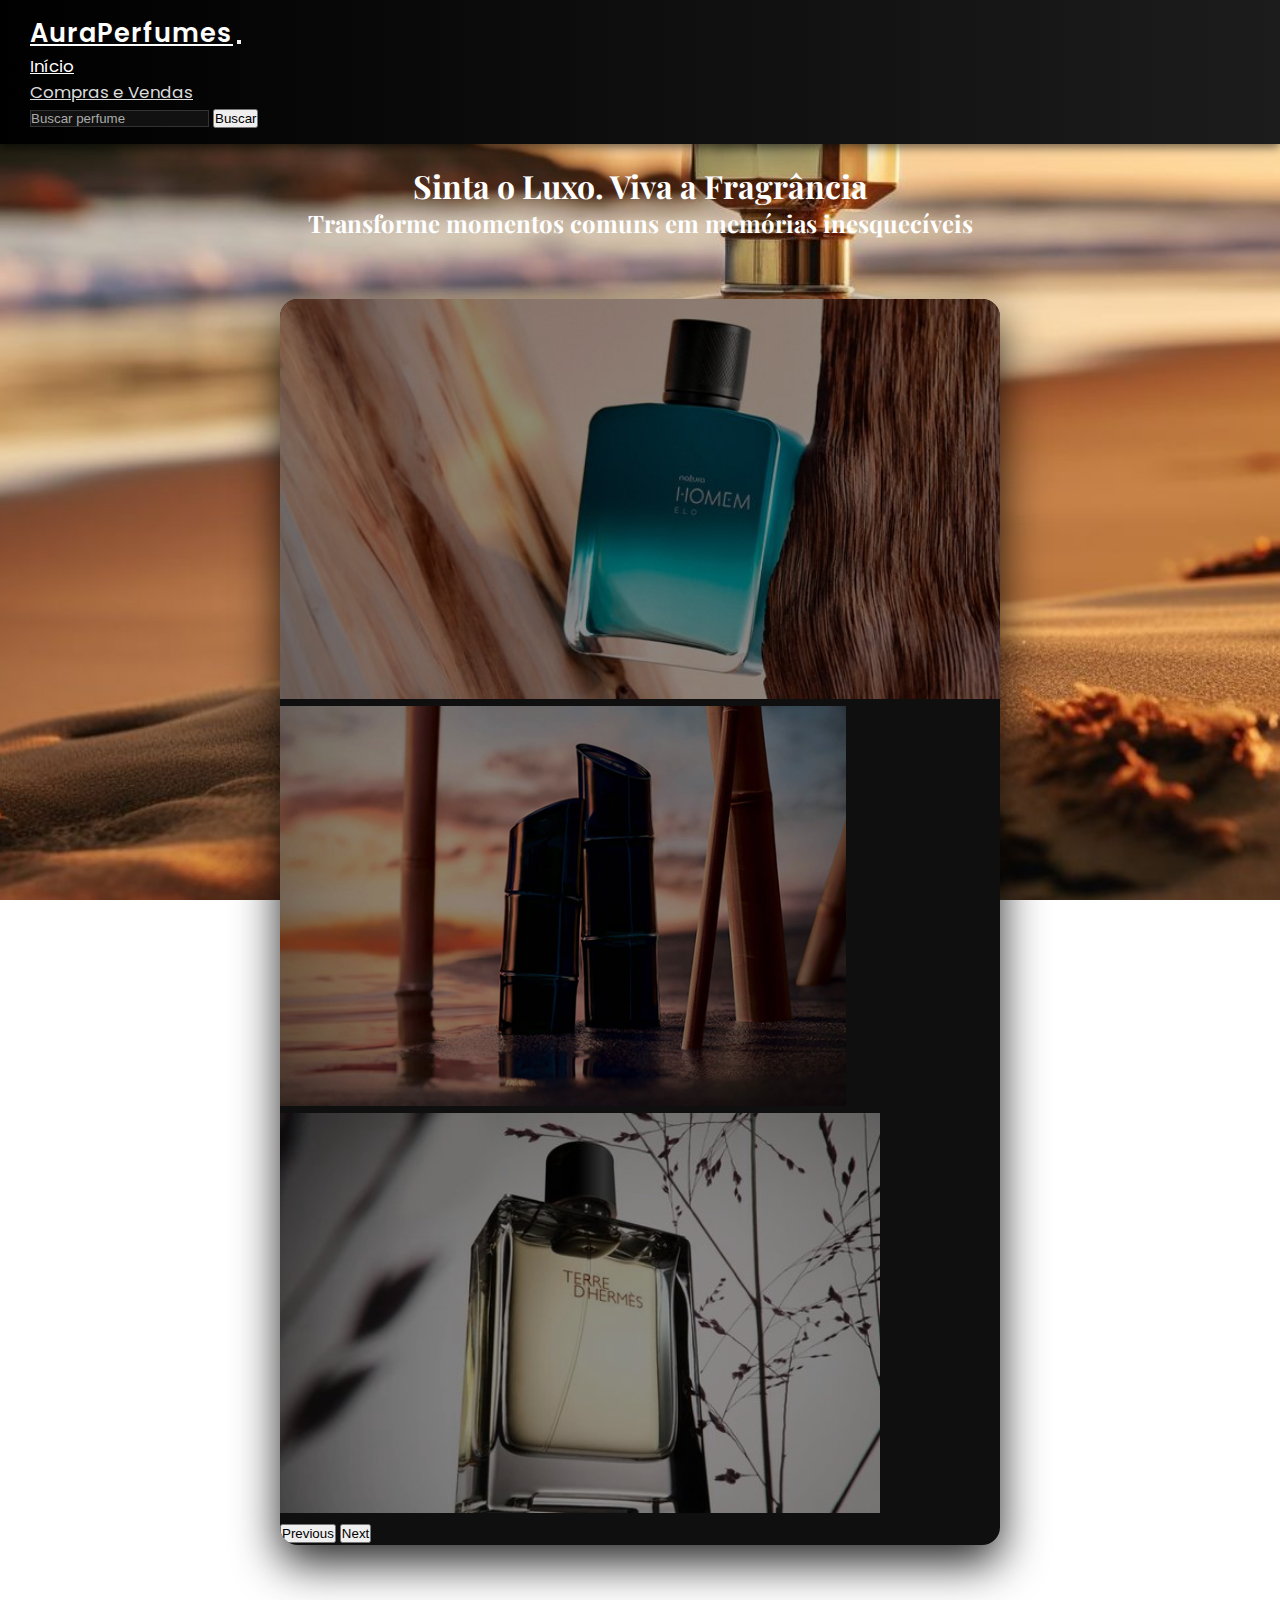
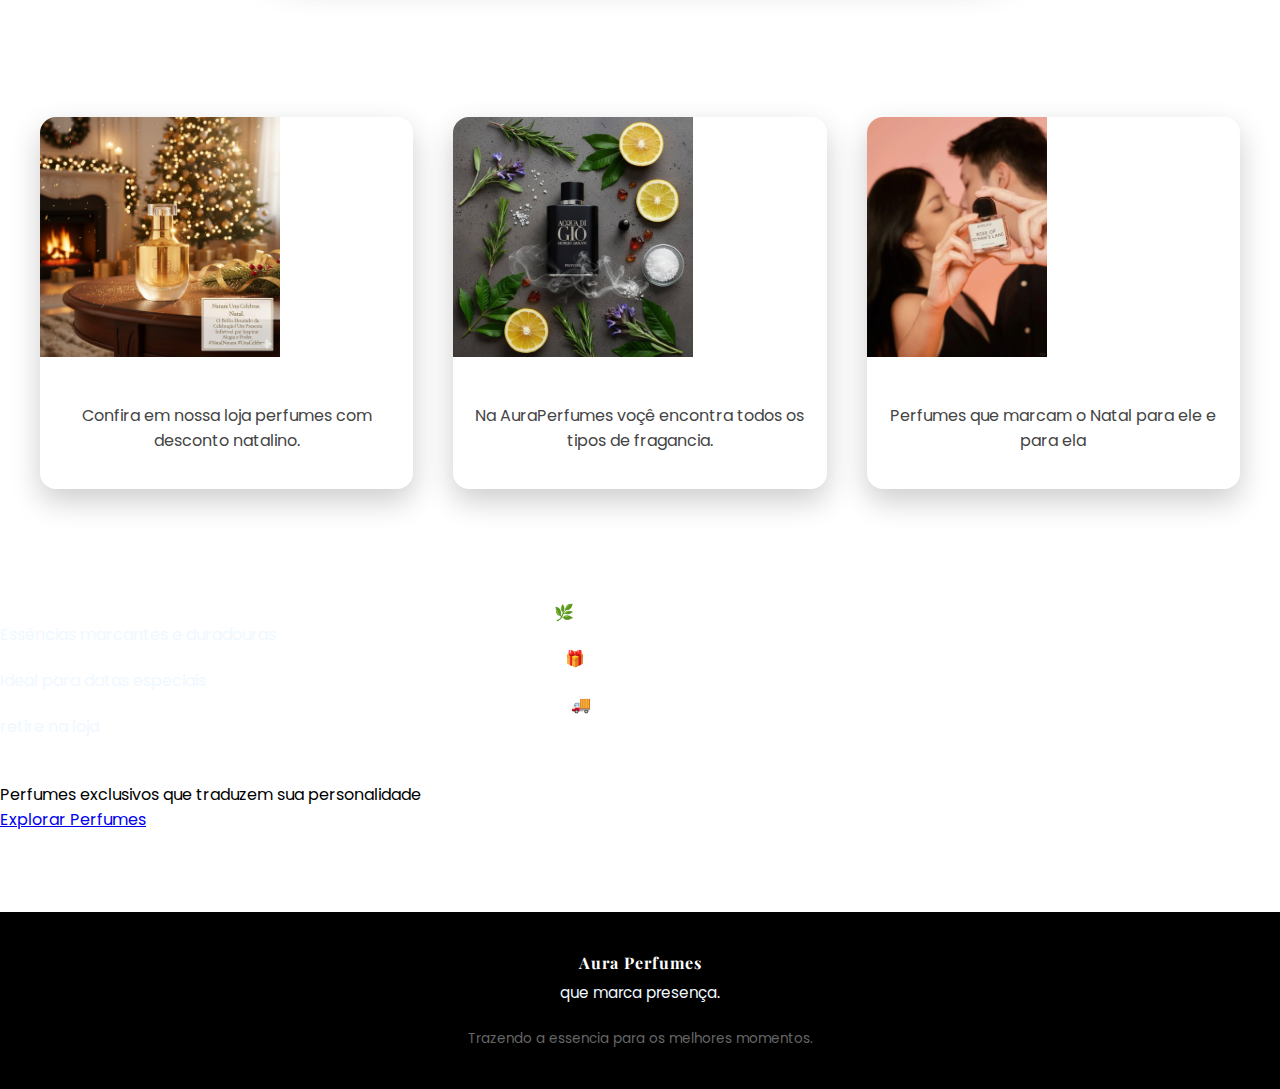
<file: index.html>
<!DOCTYPE html>
<html lang="pt-br">
<head>
    <meta charset="UTF-8">
    <meta name="viewport" content="width=device-width, initial-scale=1.0">
    <link rel="stylesheet" href="style.css">
    <link href="https://cdn.jsdelivr.net/npm/bootstrap@5.0.2/dist/css/bootstrap.min.css" rel="stylesheet" integrity="sha384-EVSTQN3/azprG1Anm3QDgpJLIm9Nao0Yz1ztcQTwFspd3yD65VohhpuuCOmLASjC" crossorigin="anonymous">
    <link rel="preconnect" href="https://fonts.googleapis.com">
<link rel="preconnect" href="https://fonts.gstatic.com" crossorigin>
<link href="https://fonts.googleapis.com/css2?family=Playfair+Display:wght@500;600;700&family=Poppins:wght@300;400;500&display=swap" rel="stylesheet">
    <title>AuraPerfumes.</title>
    
</head>
<body>
  
<nav class="navbar navbar-expand-lg navbar-dark bg-dark">
  <div class="container-fluid">

    <!-- LOGO -->
    <a class="navbar-brand" href="#">AuraPerfumes</a>

    <!-- BOTÃO MOBILE -->
    <button class="navbar-toggler" type="button"
            data-bs-toggle="collapse"
            data-bs-target="#navbarSupportedContent"
            aria-controls="navbarSupportedContent"
            aria-expanded="false"
            aria-label="Toggle navigation">
      <span class="navbar-toggler-icon"></span>
    </button>
    <div class="collapse navbar-collapse" id="navbarSupportedContent">
      <ul class="navbar-nav me-auto mb-2 mb-lg-0">

        <li class="nav-item">
          <a class="nav-link active" href="index.html">Início</a>
        </li>
        <li class="nav-item">
         <a class="nav-link" href="compras.html">Compras e Vendas</a>
        </li>

      </ul>

      <!-- BUSCA -->
      <form class="d-flex">
        <input id="searchInput" class="form-control me-2" type="search"
               placeholder="Buscar perfume">
        <button class="btn btn-outline-light" type="submit">
          Buscar
        </button>
      </form>
    </div>
  </div>
</nav>
<header class="topo">
        <h1>Sinta o Luxo. Viva a Fragrância</h1>
        <h2>Transforme momentos comuns em memórias inesquecíveis</h2>
</header>
      <div id="carouselExampleControls" class="carousel slide" data-bs-ride="carousel">
  <div class="carousel-inner">
    <div class="carousel-item active">
      <img src="img/img1.png" class="d-block w-100" alt="...">
    </div>
    <div class="carousel-item">
      <img src="img/img2.png" class="d-block w-100" alt="...">
    </div>
    <div class="carousel-item">
      <img src="img/img3.png" class="d-block w-100" alt="...">
    </div>
  </div>
  <button class="carousel-control-prev" type="button" data-bs-target="#carouselExampleControls" data-bs-slide="prev">
    <span class="carousel-control-prev-icon" aria-hidden="true"></span>
    <span class="visually-hidden">Previous</span>
  </button>
  <button class="carousel-control-next" type="button" data-bs-target="#carouselExampleControls" data-bs-slide="next">
    <span class="carousel-control-next-icon" aria-hidden="true"></span>
    <span class="visually-hidden">Next</span>
  </button>
</div>
<section class="inicio">
        <h2>Bem-vindo à Aura Perfumes</h2>
        </section>
<div class="cards-container">

  <div class="card">
    <img src="img/card1.png" class="card-img-top" alt="">
    <div class="card-body">
      <h5>Natal é Sentir, Presentear é Perfumar</h5>
      <p class="card-text">Confira em nossa loja perfumes com desconto natalino.</p>
    </div>
  </div>

  <div class="card">
    <img src="img/img4.png" class="card-img-top" alt="">
    <div class="card-body">
      <h5>Fragrâncias que Definem Presença</h5>
      <p class="card-text">Na AuraPerfumes voçê encontra todos os tipos de fragancia.</p>
    </div>
  </div>

  <div class="card">
    <img src="img/card3.png" class="card-img-top" alt="">
    <div class="card-body">
      <h5>Fragrâncias Perfeitas para Celebrar Juntos</h5>
      <p class="card-text">Perfumes que marcam o Natal para ele e para ela</p>
    </div>
  </div>
</div>
   <section class="container text-center my-5">
  <h2>Por que escolher a Aura Perfumes?</h2>
  <div class="row mt-4">
    <div class="col-md-4">
      <h4>🌿 Qualidade Premium</h4>
      <p style="color: aliceblue;">Essências marcantes e duradouras</p>
    </div>
    <div class="col-md-4">
      <h4>🎁 Presente Perfeito</h4>
      <p style="color: aliceblue;">Ideal para datas especiais</p>
    </div>
    <div class="col-md-4">
      <h4>🚚 Entrega Rápida</h4>
      <p style="color: aliceblue;">retire na loja</p>
    </div>
  </div>
</section>
<section class="hero text-center text-light">
  <div class="overlay">
    <h1>Descubra Sua Essência</h1>
    <p>Perfumes exclusivos que traduzem sua personalidade</p>
    <a href="perfumes.html" class="btn btn-dark btn-lg mt-3">Explorar Perfumes</a>
  </div>
</section>
  <footer class="footer">
  <div class="footer-container">

    <div class="footer-brand">
      <h4>Aura Perfumes</h4>
      <p style="color: aliceblue;">que marca presença.</p>
    </div>
      
    <div class="footer-copy">
      <p>Trazendo a essencia para os melhores momentos.</p>
    </div>
  </div>
</footer>

</body>
<script src="https://cdn.jsdelivr.net/npm/bootstrap@5.3.3/dist/js/bootstrap.bundle.min.js"></script>
</html>
</file>
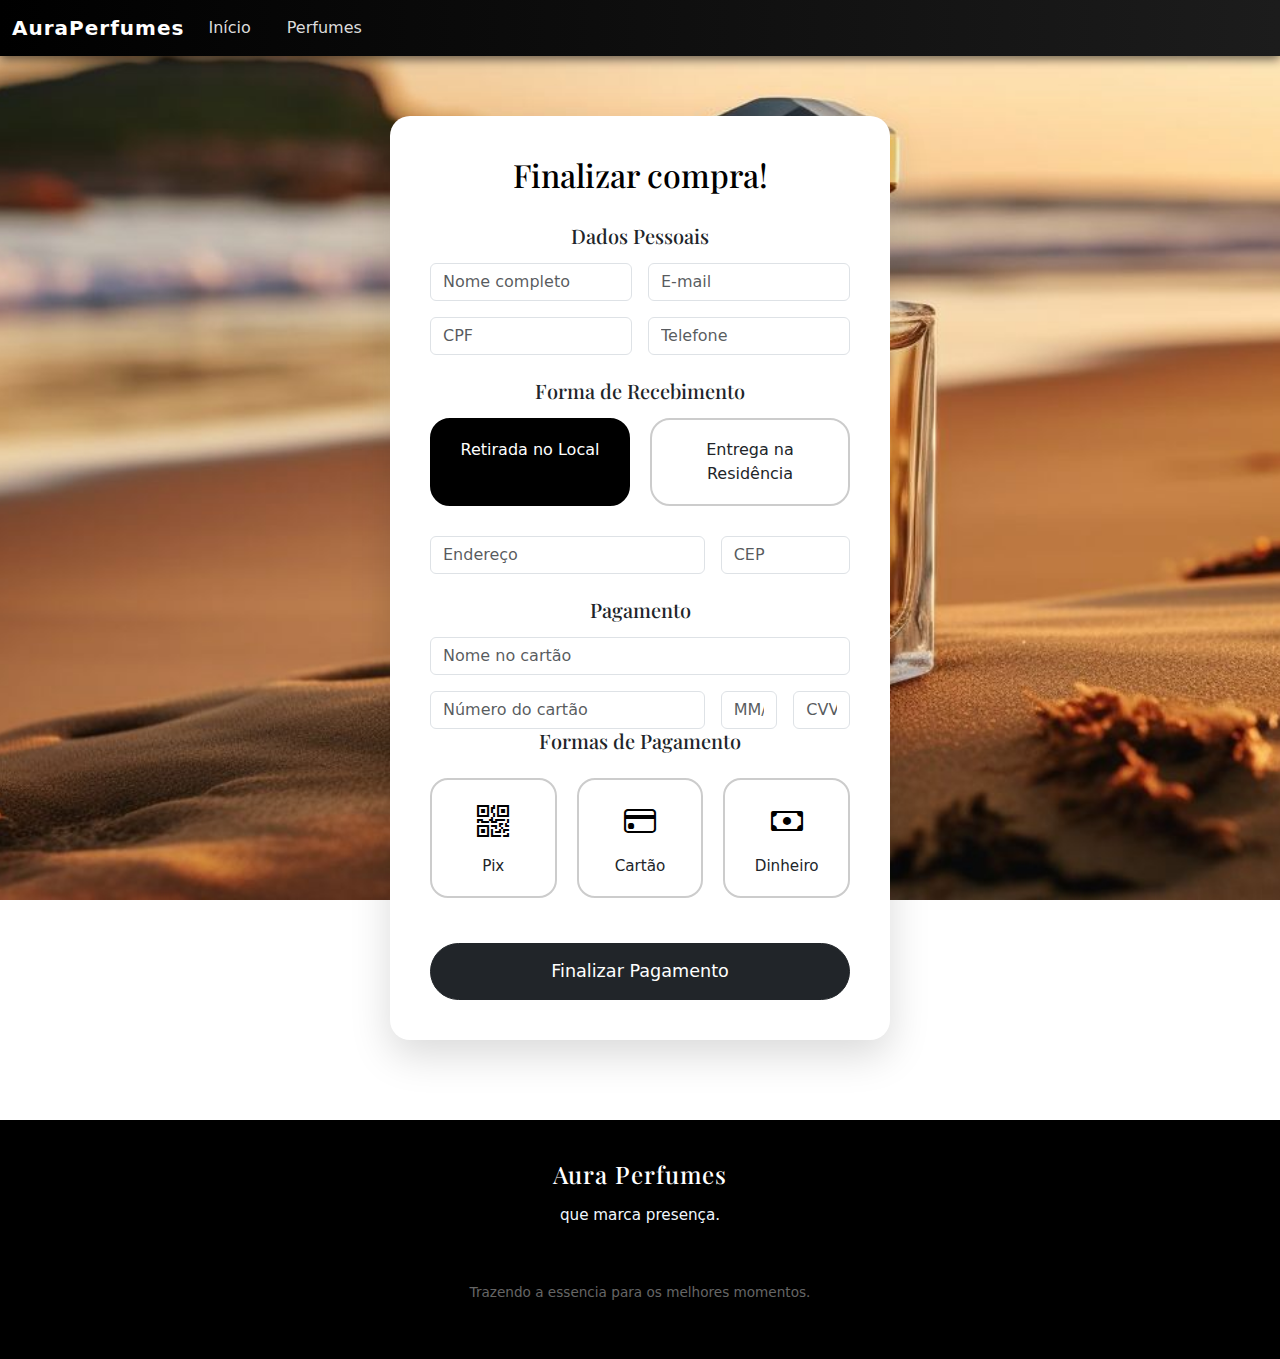
<file: compras.html>
<!DOCTYPE html>
<html lang="pt-br">
<head>
  <meta charset="UTF-8">
  <title>Finalizar Compra | AuraPerfumes</title>
  <meta name="viewport" content="width=device-width, initial-scale=1.0">
  <link rel="stylesheet" href="style.css">
  <link href="https://cdn.jsdelivr.net/npm/bootstrap@5.0.2/dist/css/bootstrap.min.css" rel="stylesheet">
  <link rel="preconnect" href="https://fonts.googleapis.com">
  <link rel="preconnect" href="https://fonts.gstatic.com" crossorigin>
  <link href="https://fonts.googleapis.com/css2?family=Playfair+Display:wght@500;600;700&family=Poppins:wght@300;400;500&display=swap" rel="stylesheet">
  <link rel="stylesheet" href="https://cdn.jsdelivr.net/npm/bootstrap-icons@1.11.3/font/bootstrap-icons.css">
  <style>
    .checkout{
      max-width:500px;
      margin:60px auto;
      background:#fff;
      border-radius:20px;
      padding:40px;
      box-shadow:0 15px 40px rgba(0,0,0,.15);
    }

    h2{
      font-family:'Playfair Display',serif;
      text-align:center;
      margin-bottom:30px;
    }

    h5{
      margin-bottom:15px;
      font-weight:500;
    }

    .opcao-entrega{
      display:flex;
      gap:20px;
      margin-bottom:30px;
    }

    .opcao-entrega input{
      display:none;
    }

    .opcao-entrega label{
      flex:1;
      padding:18px;
      border-radius:20px;
      border:2px solid #ccc;
      text-align:center;
      cursor:pointer;
      transition:.3s;
    }

    .opcao-entrega input:checked + label{
      background:#000;
      color:#fff;
      border-color:#000;
    }

    .btn-finalizar{
      width:100%;
      border-radius:30px;
      padding:14px;
      font-size:1.1rem;
      margin-top:20px;
    }

    footer{
      background:#000;
      padding:30px;
      text-align:center;
      margin-top:60px;
    }

    footer a{
      color:#ccc;
      margin:0 12px;
      text-decoration:none;
      font-size:.9rem;
    }

    footer p{
      color:#777;
      font-size:.85rem;
      margin-top:15px;
    }
  </style>
</head>

<body>

<!-- NAVBAR -->
<nav class="navbar navbar-expand-lg navbar-dark bg-dark">
  <div class="container-fluid">
    <a class="navbar-brand" href="index.html">AuraPerfumes</a>

    <button class="navbar-toggler" type="button" data-bs-toggle="collapse" data-bs-target="#menu">
      <span class="navbar-toggler-icon"></span>
    </button>

    <div class="collapse navbar-collapse" id="menu">
      <ul class="navbar-nav me-auto">
        <li class="nav-item"><a class="nav-link" href="index.html">Início</a></li>
        <li class="nav-item"><a class="nav-link" href="perfumes.html">Perfumes</a></li>
      </ul>
    </div>
  </div>
</nav>

<!-- CHECKOUT -->
<main class="checkout">
  <h2 style="color: #000;">Finalizar compra!</h2>

  <h5>Dados Pessoais</h5>
  <div class="row g-3 mb-4">
    <div class="col-md-6"><input class="form-control" placeholder="Nome completo"></div>
    <div class="col-md-6"><input class="form-control" placeholder="E-mail"></div>
    <div class="col-md-6"><input class="form-control" placeholder="CPF"></div>
    <div class="col-md-6"><input class="form-control" placeholder="Telefone"></div>
  </div>

  <!-- ENTREGA -->
  <h5>Forma de Recebimento</h5>
  <div class="opcao-entrega">
    <input type="radio" id="retirada" name="entrega" checked>
    <label for="retirada">Retirada no Local</label>

    <input type="radio" id="entrega" name="entrega">
    <label for="entrega">Entrega na Residência</label>
  </div>

  <!-- ENDEREÇO -->
  <div class="row g-3 mb-4">
    <div class="col-md-8"><input class="form-control" placeholder="Endereço"></div>
    <div class="col-md-4"><input class="form-control" placeholder="CEP"></div>
  </div>

  <!-- PAGAMENTO -->
  <h5>Pagamento</h5>
  <div class="row g-3">
    <div class="col-12"><input class="form-control" placeholder="Nome no cartão"></div>
    <div class="col-md-8"><input class="form-control" placeholder="Número do cartão"></div>
    <div class="col-md-2"><input class="form-control" placeholder="MM/AA"></div>
    <div class="col-md-2"><input class="form-control" placeholder="CVV"></div>
  </div>
    <h5>Formas de Pagamento</h5>

<div class="formas-pagamento">
  
  <div class="pagamento">
    <i class="bi bi-qr-code"></i>
    <span>Pix</span>
  </div>

  <div class="pagamento">
    <i class="bi bi-credit-card"></i>
    <span>Cartão</span>
  </div>

  <div class="pagamento">
    <i class="bi bi-cash"></i>
    <span>Dinheiro</span>
  </div>

</div>

  <button class="btn btn-dark btn-finalizar" onclick="finalizarCompra()">
  Finalizar Pagamento
</button>

</main>
<footer class="footer">
  <div class="footer-container">

    <div class="footer-brand">
      <h4>Aura Perfumes</h4>
      <p style="color: aliceblue;">que marca presença.</p>
    </div>
      
    <div class="footer-copy">
      <p>Trazendo a essencia para os melhores momentos.</p>
    </div>
  </div>
  <script>
function finalizarCompra() {
  alert("✅ Compra finalizada com sucesso!\nObrigado por comprar na Aura Perfumes.");
  localStorage.removeItem("carrinho");
  window.location.href = "index.html";
}
</script>
</footer>
<script src="https://cdn.jsdelivr.net/npm/bootstrap@5.3.3/dist/js/bootstrap.bundle.min.js"></script>
</body>
</html>
</file>
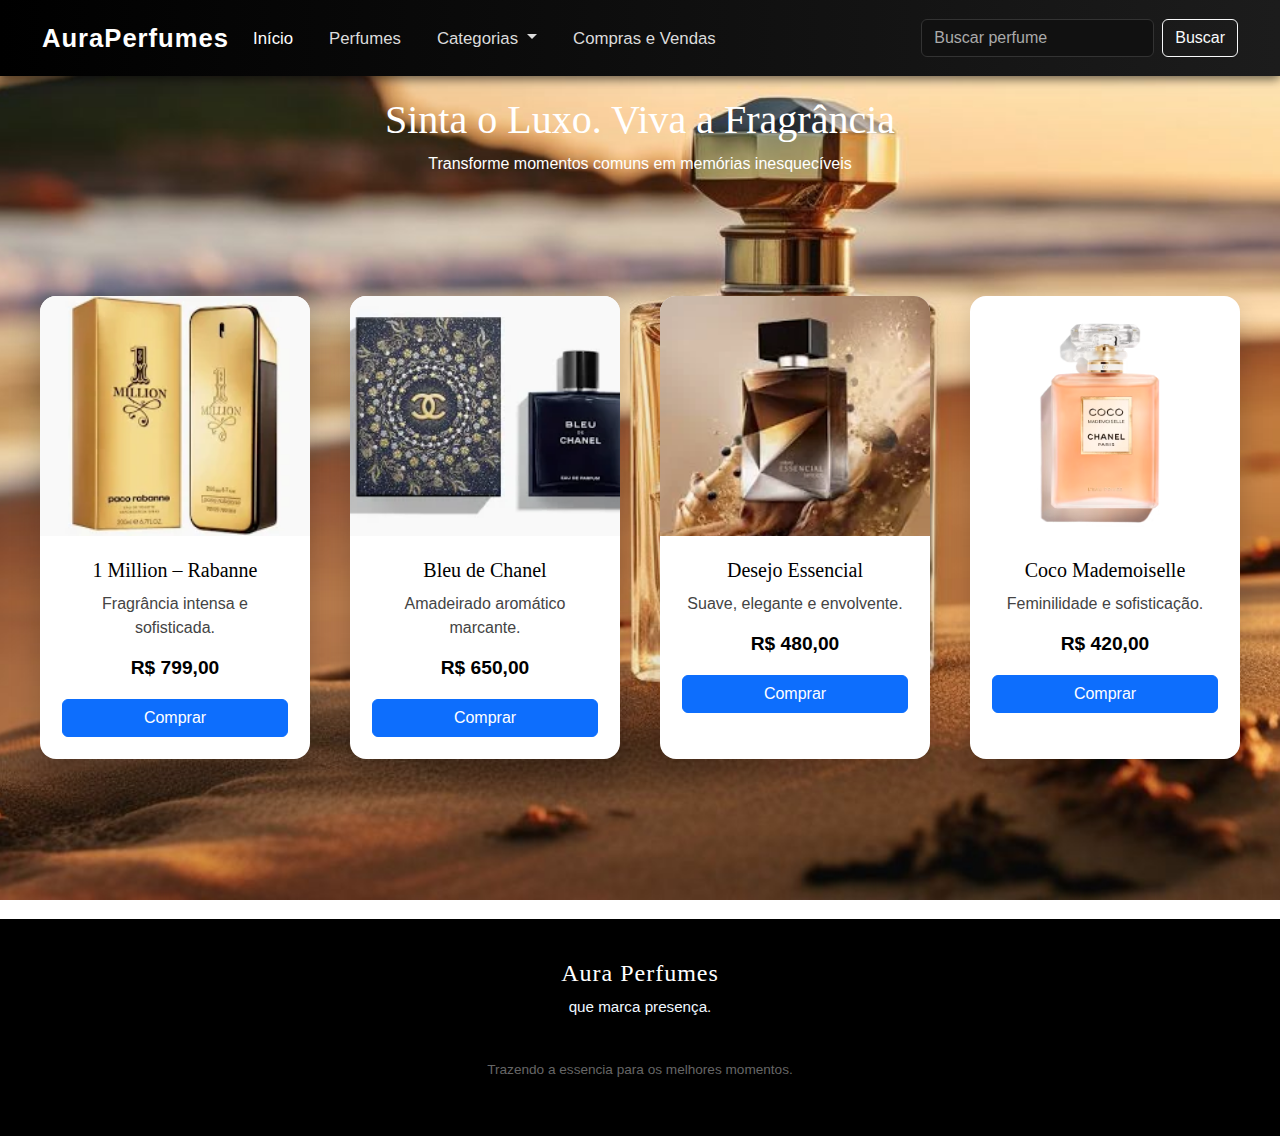
<file: perfumes.html>
<!DOCTYPE html>
<html lang="pt-br">
<head>
  <meta charset="UTF-8">
  <meta name="viewport" content="width=device-width, initial-scale=1.0">

  <!-- BOOTSTRAP -->
  <link href="https://cdn.jsdelivr.net/npm/bootstrap@5.0.2/dist/css/bootstrap.min.css" rel="stylesheet">

  <!-- CSS -->
  <link rel="stylesheet" href="style.css">

  <title>AuraPerfumes</title>
</head>
<body>

  <!-- ================= NAVBAR ================= -->
  <nav class="navbar navbar-expand-lg navbar-dark bg-dark">
    <div class="container-fluid">

      <a class="navbar-brand" href="#">AuraPerfumes</a>

      <button class="navbar-toggler" type="button"
              data-bs-toggle="collapse"
              data-bs-target="#navbarSupportedContent">
        <span class="navbar-toggler-icon"></span>
      </button>

      <div class="collapse navbar-collapse" id="navbarSupportedContent">
        <ul class="navbar-nav me-auto mb-2 mb-lg-0">

          <li class="nav-item">
            <a class="nav-link active" href="index.html">Início</a>
          </li>

          <li class="nav-item">
            <a class="nav-link" href="perfumes.html">Perfumes</a>
          </li>

          <li class="nav-item dropdown">
            <a class="nav-link dropdown-toggle" href="#" data-bs-toggle="dropdown">
              Categorias
            </a>
            <ul class="dropdown-menu">
              <li><a class="dropdown-item" href="#">Masculinos</a></li>
              <li><a class="dropdown-item" href="#">Femininos</a></li>
              <li><a class="dropdown-item" href="#">Promoções</a></li>
            </ul>
          </li>

          <li class="nav-item">
            <a class="nav-link" href="compras.html">Compras e Vendas</a>
          </li>
        </ul>

        <form class="d-flex">
          <input id="searchInput" class="form-control me-2" type="search" placeholder="Buscar perfume">
          <button class="btn btn-outline-light" type="submit">Buscar</button>
        </form>
      </div>
    </div>
  </nav>

  <!-- ================= HEADER ================= -->
  <header class="topo text-center">
    <h1>Sinta o Luxo. Viva a Fragrância</h1>
    <p style="color:#fff; max-width:600px; margin:auto;">
      Transforme momentos comuns em memórias inesquecíveis
    </p>
  </header>

  <!-- ================= PRODUTOS ================= -->
  <main class="cards-container">

    <!-- CARD -->
    <div class="card" data-name="1 million rabanne masculino">
      <img src="img/pf1.png" class="card-img-top">
      <div class="card-body">
        <h5 class="card-title">1 Million – Rabanne</h5>
        <p class="card-text">Fragrância intensa e sofisticada.</p>
        <p class="preco">R$ 799,00</p>
        <a href="compras.html" class="btn btn-primary">Comprar</a>
      </div>
    </div>

    <div class="card" data-name="bleu de chanel masculino">
      <img src="img/pf2.png" class="card-img-top">
      <div class="card-body">
        <h5 class="card-title">Bleu de Chanel</h5>
        <p class="card-text">Amadeirado aromático marcante.</p>
        <p class="preco">R$ 650,00</p>
        <a href="compras.html" class="btn btn-primary">Comprar</a>
      </div>
    </div>

    <div class="card" data-name="desejo essencial feminino">
      <img src="img/pf3.png" class="card-img-top">
      <div class="card-body">
        <h5 class="card-title">Desejo Essencial</h5>
        <p class="card-text">Suave, elegante e envolvente.</p>
        <p class="preco">R$ 480,00</p>
        <a href="compras.html" class="btn btn-primary">Comprar</a>
      </div>
    </div>

    <div class="card" data-name="coco mademoiselle feminino">
      <img src="img/ppf4.png" class="card-img-top">
      <div class="card-body">
        <h5 class="card-title">Coco Mademoiselle</h5>
        <p class="card-text">Feminilidade e sofisticação.</p>
        <p class="preco">R$ 420,00</p>
        <a href="compras.html" class="btn btn-primary">Comprar</a>
      </div>
    </div>

  </main>

   <footer class="footer">
  <div class="footer-container">

    <div class="footer-brand">
      <h4>Aura Perfumes</h4>
      <p style="color: aliceblue;">que marca presença.</p>
    </div>
      
    <div class="footer-copy">
      <p>Trazendo a essencia para os melhores momentos.</p>
    </div>
  </div>
</footer>

  <!-- BOOTSTRAP JS -->
  <script src="https://cdn.jsdelivr.net/npm/bootstrap@5.3.3/dist/js/bootstrap.bundle.min.js"></script>
</body>
</html>
</file>
<file: style.css>
* {
  margin: 0;
  padding: 0;
  box-sizing: border-box;
}

body {
  font-family: 'Poppins', sans-serif;
  background: url(img/body.png) no-repeat center/cover;
  background-repeat: no-repeat;
  background-size: cover;        /* ocupa toda a tela */
  background-position: center;   /* centraliza */
  background-attachment: fixed;  /* efeito elegante (opcional) */
  
}

h1, h2, h5, h6,h4 {
  font-family: 'Playfair Display', serif;
  color: #fff;
  text-align: center;
}

.navbar {
  padding: 14px 30px;
  background: linear-gradient(90deg, #000, #1c1c1c);
  box-shadow: 0 3px 10px rgba(0,0,0,0.6);
}

.navbar-brand {
  font-size: 1.6rem;
  font-weight: 600;
  color: #fff !important;
  letter-spacing: 1px;
}

.navbar-nav {
  gap: 20px;
}

.nav-link {
  color: #dcdcdc !important;
  font-size: 1.05rem;
  transition: 0.3s;
}

.nav-link:hover,
.nav-link.active {
  color: #fff !important;
}

.dropdown-menu {
  background: #1a1a1a;
  border: none;
  border-radius: 8px;
}

.dropdown-item {
  color: #ddd;
}

.dropdown-item:hover {
  background: #2a2a2a;
  color: #fff;
}

/* BUSCA */
form.d-flex input {
  background: #111;
  border: 1px solid #333;
  color: #fff;
}

form.d-flex input::placeholder {
  color: #aaa;
}

/* =====================================================
   HEADER / TOPO
===================================================== */
.topo {
  text-align: center;
  margin: 20px 0 40px;
}

/* =====================================================
   CAROUSEL
===================================================== */
#carouselExampleControls {
  max-width: 720px;
  margin: 60px auto;
  border-radius: 18px;
  overflow: hidden;
  background: #0f0f0f;
  box-shadow: 0 18px 45px rgba(0,0,0,0.85);
}

#carouselExampleControls img {
  height: 400px;
  object-fit: cover;
  filter: brightness(55%);
}

@media (max-width: 768px) {
  #carouselExampleControls img {
    height: 260px;
  }
}

/* =====================================================
   CARDS / PRODUTOS
===================================================== */
.cards-container {
  display: grid;
  grid-template-columns: repeat(auto-fit, minmax(260px, 1fr));
  gap: 40px;
  padding: 80px 40px;
  max-width: 1300px;
  margin: auto;
}

.card {
  border: none;
  border-radius: 16px;
  overflow: hidden;
  background: #fff;
  transition: transform 0.35s ease, box-shadow 0.35s ease;
  box-shadow: 0 12px 30px rgba(0,0,0,0.2);
}

.card-img-top {
  height: 240px;
  object-fit: cover;
  transition: transform 0.4s ease;
}

.card-body {
  padding: 22px;
  text-align: center;
}

.card-title {
  color: #000;
  margin-bottom: 10px;
}

.card-text {
  color: #444;
  margin-bottom: 14px;
}

.preco {
  font-size: 1.2rem;
  font-weight: bold;
  margin-bottom: 16px;
  color: #000;
}

.card .btn {
  width: 100%;
}

.card:hover {
  transform: translateY(-10px);
  box-shadow: 0 20px 45px rgba(0,0,0,0.3);
}

.card:hover .card-img-top {
  transform: scale(1.12);
}

/* =====================================================
   RESPONSIVO NAVBAR
===================================================== */
@media (max-width: 991px) {
  .navbar-nav {
    gap: 10px;
  }

  form.d-flex {
    margin-top: 15px;
  }
}
@media (max-width: 576px) {
  h1{
    font-size: 1.8rem;
  }

  h2{
    font-size: 1.4rem;
  }

  p{
    font-size: .95rem;
  }
}
@media (max-width: 991px){

  .navbar{
    padding: 10px 20px;
  }

  .navbar-brand{
    font-size: 1.3rem;
  }

  .navbar-nav{
    text-align: center;
    margin-top: 15px;
  }

  .nav-link{
    padding: 10px 0;
    font-size: 1.1rem;
  }

  form.d-flex{
    width: 100%;
  }

  form.d-flex input{
    width: 100%;
  }
}
@media (max-width: 768px){

  #carouselExampleControls{
    margin: 30px 15px;
  }

  #carouselExampleControls img{
    height: 220px;
  }
}
@media (max-width: 768px){

  .cards-container{
    padding: 40px 20px;
    gap: 25px;
  }

  .card-img-top{
    height: 200px;
  }
}

@media (max-width: 480px){

  .card{
    border-radius: 14px;
  }

  .card-body{
    padding: 18px;
  }

  .preco{
    font-size: 1.1rem;
  }

  .card .btn{
    font-size: .95rem;
    padding: 10px;
  }
}
@media (max-width: 576px){

  footer{
    padding: 20px 10px;
    font-size: .85rem;
  }
}
.footer{
  background:#000;
  padding:40px 20px;
  margin-top:80px;
}

.footer-container{
  max-width:1200px;
  margin:auto;
  display:flex;
  flex-direction:column;
  gap:25px;
  text-align:center;
}

.footer-brand h4{
  color:#fff;
  margin-bottom:8px;
  letter-spacing:1px;
}

.footer-brand p{
  color:#aaa;
  font-size:.95rem;
}

.footer-links{
  display:flex;
  justify-content:center;
  gap:25px;
  flex-wrap:wrap;
}

.footer-links a{
  color:#ccc;
  text-decoration:none;
  font-size:.95rem;
  transition:.3s;
}

.footer-links a:hover{
  color:#fff;
}

.footer-copy p{
  color:#666;
  font-size:.85rem;
}

/* MOBILE */
@media(max-width:576px){
  .footer{
    padding:30px 15px;
  }

  .footer-links{
    gap:15px;
  }
}
.formas-pagamento{
  display:flex;
  justify-content:space-between;
  gap:20px;
  margin:25px 0;
}

.pagamento{
  flex:1;
  border:2px solid #ccc;
  border-radius:18px;
  padding:18px;
  text-align:center;
  cursor:pointer;
  transition:.3s;
}

.pagamento i{
  font-size:2rem;
  display:block;
  margin-bottom:8px;
  color:#000;
}

.pagamento span{
  font-size:.95rem;
  font-weight:500;
}

.pagamento:hover{
  background:#000;
  color:#fff;
  border-color:#000;
}

.pagamento:hover i{
  color:#fff;
}

/* MOBILE */
@media(max-width:576px){
  .formas-pagamento{
    flex-direction:column;
  }
}
</file>
